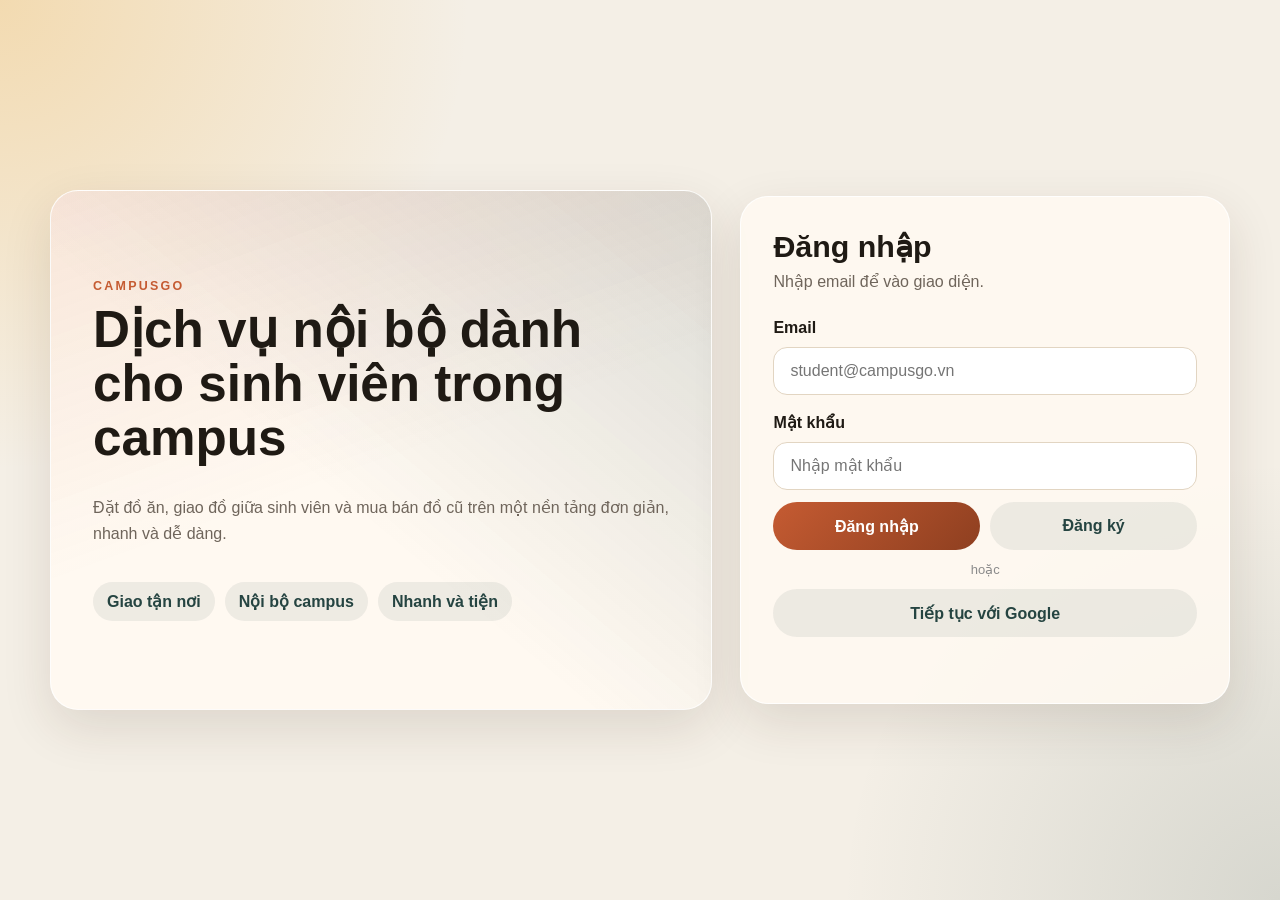
<file: frontend/index.html>
<!DOCTYPE html>
<html lang="vi">
<head>
    <meta charset="UTF-8">
    <meta name="viewport" content="width=device-width, initial-scale=1.0">
    <title>CampusGo</title>
    <link rel="icon" href="./assets/icons/favicon_io/favicon.ico" sizes="any">
    <link rel="icon" type="image/png" sizes="32x32" href="./assets/icons/favicon_io/favicon-32x32.png">
    <link rel="icon" type="image/png" sizes="16x16" href="./assets/icons/favicon_io/favicon-16x16.png">
    <link rel="apple-touch-icon" href="./assets/icons/favicon_io/apple-touch-icon.png">
    <link rel="manifest" href="./assets/icons/favicon_io/site.webmanifest">


    <link rel="stylesheet" href="./css/base.css">
    <link rel="stylesheet" href="./css/layout.css">
    <link rel="stylesheet" href="./css/components.css">
    <link rel="stylesheet" href="./css/pages/auth.css">
    <link rel="stylesheet" href="./css/pages/home.css">
    <link rel="stylesheet" href="./css/pages/food.css">
    <link rel="stylesheet" href="./css/pages/marketplace.css">
</head>
<body>
    <div id="app">
        <section id="login-view" class="page page--active">
            <div class="auth-shell auth-shell--login">
                <div class="auth-hero">
                    <p class="eyebrow">CampusGo</p>
                    <h1>Dịch vụ nội bộ dành cho sinh viên trong campus</h1>
                    <p class="hero-copy">
                        Đặt đồ ăn, giao đồ giữa sinh viên và mua bán đồ cũ trên một nền tảng đơn giản, nhanh và dễ dàng.
                    </p>
                    <div class="hero-badges">
                        <span>Giao tận nơi</span>
                        <span>Nội bộ campus</span>
                        <span>Nhanh và tiện</span>
                    </div>
                </div>

                <div class="auth-card">
                    <h2>Đăng nhập</h2>
                    <p class="auth-subtitle">Nhập email để vào giao diện.</p>

                    <form id="login-form" class="auth-form">
                        <label for="email">Email</label>
                        <input id="email" name="email" type="email" placeholder="student@campusgo.vn" required>

                        <label for="password">Mật khẩu</label>
                        <input id="password" name="password" type="password" placeholder="Nhập mật khẩu" required>

                        <div class="auth-actions">
                            <button type="submit" class="btn btn--primary">Đăng nhập</button>
                            <button id="show-register-btn" type="button" class="btn btn--secondary">Đăng ký</button>
                        </div>
                    </form>

                    <div class="auth-divider"><span>hoặc</span></div>

                    <button id="google-login-btn" type="button" class="btn btn--secondary btn--full">
                        Tiếp tục với Google
                    </button>

                    <p id="login-message" class="form-message"></p>
                </div>
            </div>
        </section>

        <section id="register-view" class="page">
            <div class="auth-shell auth-shell--register">
                <div class="auth-hero auth-hero--compact">
                    <p class="eyebrow">CampusGo</p>
                    <h1>Tạo tài khoản sinh viên</h1>
                    <p class="hero-copy">
                        Đăng ký bằng email để đăng bài mua bán, lưu thông tin giao dịch và sử dụng các dịch vụ nội bộ campus.
                    </p>
                    <div class="hero-badges">
                        <span>Gmail/Google login</span>
                        <span>Voucher người mới</span>
                        <span>Mua bán sinh viên</span>
                    </div>
                </div>

                <div class="auth-card auth-register-card">
                    <button id="back-to-login-btn" class="btn btn--ghost auth-back-btn" type="button">← Quay lại đăng nhập</button>
                    <p class="eyebrow">Tạo tài khoản</p>
                    <h2>Đăng ký bằng email</h2>
                    <p class="auth-subtitle">Dùng email đúng định dạng để tạo mật khẩu, nhận voucher lần đầu và đăng bài trong CampusGo.</p>

                    <form id="register-form" class="auth-form">
                        <label for="register-name">Tên hiển thị</label>
                        <input id="register-name" name="name" type="text" placeholder="Ví dụ: Minh Anh K23" maxlength="80" required>

                        <label for="register-email">Email</label>
                        <input id="register-email" name="email" type="email" placeholder="ban@campusgo.vn" required>

                        <label for="register-password">Mật khẩu</label>
                        <input id="register-password" name="password" type="password" placeholder="Tối thiểu 6 ký tự" minlength="6" required>

                        <label for="register-confirm-password">Nhập lại mật khẩu</label>
                        <input id="register-confirm-password" name="confirmPassword" type="password" placeholder="Nhập lại mật khẩu" minlength="6" required>

                        <button type="submit" class="btn btn--primary btn--full">Tạo tài khoản</button>
                    </form>

                    <p id="register-message" class="form-message"></p>
                </div>
            </div>
        </section>

        <section id="home-view" class="page">
            <header id="navbar-root"></header>

            <main class="home-shell">
                <section class="home-hero">
                    <div>
                        <p class="eyebrow">Trang chủ</p>
                        <h1>Chọn dịch vụ bạn muốn sử dụng</h1>
                        <p class="hero-copy">
                            Bản demo hiện tại tập trung vào 3 luồng chính: giao đồ ăn, giao hộ nội bộ và mua bán đồ cũ.
                        </p>
                    </div>
                    <div class="hero-highlight">
                        <span class="hero-highlight__label">Xin chào</span>
                        <strong id="hero-user-name">Ban</strong>
                        <p>Sẵn sàng trải nghiệm CampusGo trong vai trò sinh viên.</p>
                    </div>
                </section>

                <section class="service-grid" id="service-grid">
                    <article class="service-card" data-service="food">
                        <div class="service-card__icon">01</div>
                        <h3>Giao đồ ăn</h3>
                        <p>Chọn loại món, nhà hàng và đặt giao tận lớp, thư viện hoặc ký túc xá.</p>
                        <button class="btn btn--secondary js-open-food">Khám phá</button>
                    </article>

                    <article class="service-card" data-service="delivery">
                        <div class="service-card__icon">02</div>
                        <h3>Giao hộ nội bộ</h3>
                        <p>Gửi đồ từ người A sang người B trong campus với form đơn giản và thao tác nhanh.</p>
                        <button class="btn btn--secondary">Mở dịch vụ</button>
                    </article>

                    <article class="service-card" data-service="marketplace">
                        <div class="service-card__icon">03</div>
                        <h3>Mua bán đồ cũ</h3>
                        <p>Đăng đồ cần bán, xem thông tin sản phẩm và tạo cảm giác như một khu chợ sinh viên.</p>
                        <button class="btn btn--secondary js-open-marketplace">Xem ngay</button>
                    </article>
                </section>

                <section class="preview-panel">
                    <div class="preview-panel__content">
                        <p class="eyebrow">Preview</p>
                        <h2 id="preview-title">Giao đồ ăn</h2>
                        <p id="preview-description">
                            Ở bước tiếp theo, chúng ta sẽ làm tiếp màn chọn loại món, danh sách nhà hàng và giỏ hàng.
                        </p>
                    </div>
                    <div class="preview-tags" id="preview-tags"></div>
                </section>
            </main>
        </section>

        <!-- FOOD VIEW -->
        <section id="food-view" class="page">
            <header id="food-navbar-root"></header>

            <main class="home-shell">
                <section class="food-header">
                    <div>
                        <p class="eyebrow">Dịch vụ 01</p>
                        <h1>Giao đồ ăn trong campus</h1>
                        <p class="hero-copy">Chọn loại món → nhà hàng → món ăn, sau đó đặt hàng nhanh.</p>
                    </div>
                    <button id="back-home-btn" class="btn btn--ghost">← Về trang chủ</button>
                </section>

                <section class="food-layout">
                    <div class="food-main">
                        <!-- MÀN 1: DANH SÁCH QUÁN -->
                        <section id="restaurant-list-view" class="food-subview">
                            <div class="food-panel">
                                <h3>1) Chọn loại món</h3>
                                <div id="food-categories" class="chip-list"></div>
                            </div>

                            <div class="food-panel">
                                <div class="panel-head">
                                    <h3>2) Danh sách nhà hàng</h3>
                                    <span id="restaurant-count" class="tag">0 quán</span>
                                </div>
                                <div id="food-restaurants" class="restaurant-list"></div>
                            </div>
                        </section>

                        <!-- MÀN 2: CHI TIẾT QUÁN -->
                        <section id="restaurant-detail-view" class="food-subview" style="display:none;">
                            <div class="food-panel">
                                <div class="panel-head">
                                    <h3 id="detail-restaurant-name">Nhà hàng</h3>
                                    <button id="back-to-restaurants-btn" class="btn btn--secondary">← Quay lại danh sách quán</button>
                                </div>

                                <div class="restaurant-hero">
                                    <img id="detail-restaurant-image" src="./assets/images/hqdefault.jpg" alt="Ảnh quán ăn">
                                    <div class="restaurant-hero__info">
                                        <p id="detail-restaurant-rating" class="rating">⭐ 0.0/5</p>
                                        <p id="detail-restaurant-desc" class="restaurant-desc">
                                            Quán ăn nội bộ với thực đơn đa dạng, phục vụ nhanh trong khuôn viên campus.
                                        </p>
                                        <p id="detail-restaurant-address" class="restaurant-address">
                                            📍 Đang cập nhật địa chỉ quán
                                        </p>
                                    </div>
                                </div>
                            </div>

                            <div class="food-panel">
                                <h3>Danh sách món</h3>
                                <div id="food-products" class="product-list"></div>
                            </div>
                        </section>
                    </div>

                    <aside class="food-cart-panel">
                        <div class="food-cart-head">
                            <h3>🛒 Giỏ hàng</h3>
                            <span id="cart-count" class="tag">0 món</span>
                        </div>

                        <div id="cart-items" class="cart-list"></div>

                        <div class="cart-summary">
                            <div class="cart-row">
                                <span>Tổng cộng</span>
                                <strong id="cart-total">0₫</strong>
                            </div>
                            <button id="checkout-btn" class="btn btn--primary btn--full">Đặt hàng</button>
                            <p id="checkout-message" class="form-message"></p>
                        </div>
                    </aside>
                </section>
            </main>
        </section>

        <!-- MARKETPLACE VIEW -->
        <section id="marketplace-view" class="page">
            <header id="marketplace-navbar-root"></header>

            <main class="home-shell marketplace-shell">
                <section class="marketplace-header">
                    <div>
                        <p class="eyebrow">Dịch vụ 03</p>
                        <h1>Mua bán đồ cũ trong campus</h1>
                        <p class="hero-copy">Đăng món đồ cần bán, tìm nhanh vật dụng sinh viên và liên hệ trực tiếp với người bán.</p>
                    </div>
                    <div class="marketplace-header__actions">
                        <button id="back-to-home-btn" class="btn btn--ghost" type="button">← Về trang chủ</button>
                        <button id="open-create-item-btn" class="btn btn--primary" type="button">+ Đăng bán</button>
                    </div>
                </section>

                <section class="marketplace-toolbar">
                    <input id="marketplace-search" type="search" placeholder="Tìm sách, đồ dùng, số điện thoại...">
                    <select id="marketplace-status-filter" aria-label="Lọc trạng thái sản phẩm">
                        <option value="ALL">Tất cả trạng thái</option>
                        <option value="AVAILABLE">Còn bán</option>
                        <option value="SOLD">Đã bán</option>
                    </select>
                    <button id="marketplace-mine-btn" class="btn btn--secondary" type="button">Bài của tôi</button>
                    <span id="marketplace-count" class="tag">0 sản phẩm</span>
                </section>

                <section id="marketplace-list" class="marketplace-list"></section>
            </main>
        </section>

        <!-- MARKETPLACE DETAIL VIEW -->
        <section id="marketplace-detail-view" class="page">
            <header id="marketplace-detail-navbar-root"></header>

            <main class="home-shell marketplace-shell">
                <section class="marketplace-header">
                    <div>
                        <p class="eyebrow">Chi tiết sản phẩm</p>
                        <h1>Thông tin món đồ</h1>
                    </div>
                    <button id="back-to-marketplace-btn" class="btn btn--ghost" type="button">← Quay lại danh sách</button>
                </section>

                <div id="marketplace-item-detail" class="item-detail"></div>
            </main>
        </section>

        <!-- MARKETPLACE CREATE ITEM VIEW -->
        <section id="marketplace-create-view" class="page">
            <header id="marketplace-create-navbar-root"></header>

            <main class="home-shell marketplace-shell">
                <section class="marketplace-header">
                    <div>
                        <p class="eyebrow">Đăng bán</p>
                        <h1>Thêm sản phẩm mới</h1>
                    </div>
                    <button id="back-to-marketplace-btn-3" class="btn btn--ghost" type="button">← Quay lại danh sách</button>
                </section>

                <form id="create-item-form" class="mp-create-form">
                    <label>Tiêu đề <input name="title" required maxlength="100" placeholder="Ví dụ: Giáo trình Java, ghế học bài..."></label>
                    <label>Mô tả <textarea name="description" rows="4" maxlength="2000" placeholder="Tình trạng, khu vực nhận hàng, ghi chú thêm..."></textarea></label>
                    <label>Giá <input name="price" required type="number" min="0" step="1000" placeholder="50000"></label>
                    <label>URL ảnh <input name="imageUrl" placeholder="https://..." type="url"></label>
                    <label>Số điện thoại <input name="phone" required maxlength="20" placeholder="09xxxxxxxx"></label>
                    <button class="btn btn--primary" type="submit">Đăng bán</button>
                    <p id="create-item-message" class="form-message"></p>
                </form>
            </main>
        </section>
    </div>

    <div id="dynamic-views"></div>
    <script type="module" src="./js/main.js"></script>
</body>
</html>
</file>
<file: frontend/css/base.css>
:root {
    --bg: #f4efe6;
    --surface: #fffaf2;
    --surface-strong: #ffffff;
    --text: #1f1a14;
    --muted: #6f655b;
    --line: #e2d5c2;
    --primary: #c55b32;
    --primary-dark: #8e3f20;
    --secondary: #254441;
    --accent: #f0b44d;
    --shadow: 0 18px 50px rgba(58, 35, 18, 0.12);
    --radius-lg: 28px;
    --radius-md: 18px;
    --radius-sm: 12px;
}

* {
    box-sizing: border-box;
}

html {
    scroll-behavior: smooth;
}

body {
    margin: 0;
    min-height: 100vh;
    font-family: "Segoe UI", Tahoma, Geneva, Verdana, sans-serif;
    color: var(--text);
    background:
        radial-gradient(circle at top left, rgba(240, 180, 77, 0.35), transparent 30%),
        radial-gradient(circle at bottom right, rgba(37, 68, 65, 0.14), transparent 28%),
        var(--bg);
}

button,
input {
    font: inherit;
}

button {
    cursor: pointer;
}

.page {
    display: none;
}

.page--active {
    display: block;
}

.eyebrow {
    margin: 0 0 10px;
    font-size: 0.78rem;
    font-weight: 700;
    letter-spacing: 0.18em;
    text-transform: uppercase;
    color: var(--primary);
}

.hero-copy {
    color: var(--muted);
    line-height: 1.65;
}
</file>
<file: frontend/css/layout.css>
#app {
    min-height: 100vh;
}

.auth-shell,
.home-shell {
    width: min(1180px, calc(100% - 32px));
    margin: 0 auto;
}

.auth-shell {
    min-height: 100vh;
    display: grid;
    grid-template-columns: 1.15fr 0.85fr;
    gap: 28px;
    align-items: center;
    padding: 32px 0;
}

.home-shell {
    padding: 32px 0 48px;
}

.service-grid {
    display: grid;
    grid-template-columns: repeat(3, minmax(0, 1fr));
    gap: 20px;
    margin-top: 28px;
}

@media (max-width: 960px) {
    .auth-shell {
        grid-template-columns: 1fr;
        padding: 24px 0 40px;
    }

    .service-grid {
        grid-template-columns: 1fr;
    }
}
</file>
<file: frontend/css/components.css>
.btn {
    border: none;
    border-radius: 999px;
    padding: 14px 22px;
    font-weight: 700;
    transition: transform 0.2s ease, opacity 0.2s ease, background 0.2s ease;
}

.btn:hover {
    transform: translateY(-1px);
}

.btn--primary {
    color: #fff;
    background: linear-gradient(135deg, var(--primary), var(--primary-dark));
}

.btn--secondary {
    color: var(--secondary);
    background: rgba(37, 68, 65, 0.08);
}

.btn--ghost {
    color: var(--text);
    background: rgba(197, 91, 50, 0.08);
}

.btn--full {
    width: 100%;
}

.navbar {
    width: min(1180px, calc(100% - 32px));
    margin: 18px auto 0;
    padding: 18px 22px;
    display: flex;
    justify-content: space-between;
    align-items: center;
    border: 1px solid rgba(255, 255, 255, 0.6);
    border-radius: 24px;
    background: rgba(255, 250, 242, 0.78);
    backdrop-filter: blur(12px);
    box-shadow: var(--shadow);
    position: relative;
    z-index: 200;
}

.navbar__brand strong {
    display: block;
    font-size: 1.05rem;
}

.navbar__brand span,
.navbar__user span {
    color: var(--muted);
    font-size: 0.92rem;
}

.navbar__user {
    display: flex;
    align-items: center;
    gap: 10px;
}

.notification-popover-wrap {
    position: relative;
    z-index: 225;
}

.notification-btn {
    width: 44px;
    height: 44px;
    border: 1px solid var(--line);
    border-radius: 50%;
    background: #fffaf2;
    color: var(--secondary);
    font-weight: 900;
    box-shadow: 0 8px 18px rgba(31, 26, 20, 0.09);
    display: grid;
    place-items: center;
}

.notification-btn__icon {
    width: 21px;
    height: 21px;
    fill: none;
    stroke: currentColor;
    stroke-width: 2.2;
    stroke-linecap: round;
    stroke-linejoin: round;
}

.notification-btn.has-unread {
    border-color: rgba(197, 91, 50, 0.34);
    background: rgba(197, 91, 50, 0.1);
    color: var(--primary-dark);
}

.notification-btn.has-unread::after {
    content: "";
    position: absolute;
    top: 7px;
    right: 7px;
    width: 9px;
    height: 9px;
    border-radius: 50%;
    background: var(--primary);
    box-shadow: 0 0 0 3px rgba(255, 250, 242, 0.95);
}

.notification-popover {
    position: absolute;
    top: calc(100% + 10px);
    right: -64px;
    width: min(360px, calc(100vw - 32px));
    max-height: min(420px, calc(100vh - 96px));
    padding: 14px;
    border-radius: 20px;
    border: 1px solid rgba(255, 255, 255, 0.86);
    background:
        linear-gradient(180deg, rgba(255, 255, 255, 0.97), rgba(255, 250, 242, 0.98));
    box-shadow: 0 24px 70px rgba(58, 35, 18, 0.18);
    z-index: 9999;
    overflow: hidden;
}

.notification-popover__title {
    margin: 0 0 10px;
    color: var(--primary);
    font-size: 0.78rem;
    font-weight: 900;
    letter-spacing: 0.12em;
    text-transform: uppercase;
}

.notification-item {
    width: 100%;
    padding: 14px;
    border: 1px solid rgba(226, 213, 194, 0.78);
    border-radius: 16px;
    background: rgba(255, 255, 255, 0.72);
    color: var(--text);
    text-align: left;
    display: grid;
    grid-template-columns: auto 1fr;
    gap: 10px;
}

.notification-list {
    display: grid;
    gap: 10px;
    max-height: min(344px, calc(100vh - 156px));
    overflow-y: auto;
    overscroll-behavior: contain;
    padding-right: 4px;
    scrollbar-width: thin;
    scrollbar-color: rgba(197, 91, 50, 0.42) rgba(226, 213, 194, 0.28);
}

.notification-list::-webkit-scrollbar {
    width: 7px;
}

.notification-list::-webkit-scrollbar-track {
    border-radius: 999px;
    background: rgba(226, 213, 194, 0.28);
}

.notification-list::-webkit-scrollbar-thumb {
    border-radius: 999px;
    background: rgba(197, 91, 50, 0.42);
}

.notification-item.is-unread {
    border-color: rgba(197, 91, 50, 0.24);
    background: rgba(197, 91, 50, 0.07);
}

.notification-item.is-read {
    opacity: 0.72;
}

.notification-item--empty {
    display: block;
}

.notification-item__dot {
    width: 9px;
    height: 9px;
    margin-top: 5px;
    border-radius: 50%;
    background: transparent;
}

.notification-item.is-unread .notification-item__dot {
    background: var(--primary);
}

.notification-item strong {
    display: block;
    margin-bottom: 6px;
}

.notification-item p {
    margin: 0;
    color: var(--muted);
    line-height: 1.55;
    overflow-wrap: anywhere;
}

.notification-item small {
    display: block;
    margin-top: 8px;
    color: var(--primary-dark);
    font-size: 0.78rem;
    font-weight: 800;
}

.profile-popover-wrap {
    position: relative;
    z-index: 230;
}

.profile-avatar-btn {
    width: 44px;
    height: 44px;
    flex: 0 0 44px;
    border: 1px solid var(--line);
    border-radius: 50%;
    background: #fff url("/frontend/assets/images/default-profile.svg") center / cover no-repeat;
    background-size: cover;
    background-position: center;
    cursor: pointer;
    box-shadow: 0 8px 18px rgba(31, 26, 20, 0.1);
}

.profile-avatar-btn span {
    display: none;
}

.profile-popover {
    position: absolute;
    top: calc(100% + 10px);
    right: -130px;
    width: min(540px, calc(100vw - 32px));
    max-height: min(720px, calc(100vh - 110px));
    overflow: auto;
    padding: 18px;
    border-radius: 28px;
    border: 1px solid rgba(255, 255, 255, 0.86);
    background:
        linear-gradient(180deg, rgba(255, 255, 255, 0.96), rgba(255, 250, 242, 0.98));
    box-shadow: 0 24px 70px rgba(58, 35, 18, 0.18);
    z-index: 9999;
}

.profile-popover__head {
    display: flex;
    align-items: center;
    gap: 14px;
    margin-bottom: 18px;
    padding: 4px 2px 14px;
    border-bottom: 1px solid rgba(226, 213, 194, 0.48);
}

.profile-avatar-preview {
    width: 72px;
    height: 72px;
    border-radius: 50%;
    display: grid;
    place-items: center;
    overflow: hidden;
    background: #fff;
    border: 3px solid #fff;
    box-shadow: 0 12px 26px rgba(31, 26, 20, 0.12);
}

.profile-avatar-preview img {
    width: 100%;
    height: 100%;
    object-fit: cover;
}

.profile-title {
    margin: 0;
    font-weight: 900;
    font-size: 1.18rem;
    letter-spacing: 0;
}

.profile-subtitle {
    margin: 4px 0 0;
    color: var(--muted);
    font-size: 0.92rem;
}

.profile-view__identity {
    min-width: 0;
}

.profile-form {
    display: grid;
    grid-template-columns: repeat(2, minmax(0, 1fr));
    column-gap: 16px;
    row-gap: 14px;
}

.profile-form label {
    display: grid;
    gap: 4px;
    color: var(--muted);
    font-size: 0.8rem;
    font-weight: 800;
}

.profile-form input,
.profile-form select,
.profile-form textarea {
    width: 100%;
    border: none;
    border-bottom: 1px solid rgba(111, 101, 91, 0.26);
    border-radius: 0;
    background: transparent;
    color: var(--text);
    padding: 8px 0 10px;
    font: inherit;
    outline: none;
}

.profile-form textarea {
    resize: vertical;
    min-height: 72px;
    line-height: 1.5;
}

.profile-form input:focus,
.profile-form select:focus,
.profile-form textarea:focus {
    border-color: var(--primary);
    box-shadow: 0 1px 0 var(--primary);
}

.profile-field-wide,
.profile-save-btn,
.profile-save-message {
    grid-column: 1 / -1;
}

.profile-avatar-field input[type="file"] {
    padding: 10px 0;
    border-bottom-style: dashed;
}

.profile-save-message {
    margin: 0;
    color: var(--primary-dark);
    font-size: 0.88rem;
    font-weight: 800;
}

.profile-save-btn {
    min-height: 48px;
    margin-top: 4px;
    border-radius: 16px;
    box-shadow: 0 14px 24px rgba(197, 91, 50, 0.18);
}

.profile-view {
    display: grid;
    gap: 18px;
}

.profile-password-card {
    padding: 16px;
    border: 1px solid rgba(226, 213, 194, 0.78);
    border-radius: 18px;
    background:
        linear-gradient(145deg, rgba(255, 255, 255, 0.88), rgba(255, 250, 242, 0.86));
    display: grid;
    gap: 14px;
}

.profile-password-card.is-needed {
    border-color: rgba(197, 91, 50, 0.28);
    background:
        linear-gradient(145deg, rgba(197, 91, 50, 0.1), rgba(255, 250, 242, 0.9));
}

.profile-password-card__eyebrow {
    margin: 0 0 4px;
    color: var(--primary);
    font-size: 0.76rem;
    font-weight: 900;
    letter-spacing: 0.12em;
    text-transform: uppercase;
}

.profile-password-card h3 {
    margin: 0 0 6px;
    font-size: 1.05rem;
}

.profile-password-card p {
    margin: 0;
    color: var(--muted);
    line-height: 1.5;
}

.profile-password-open-btn {
    min-height: 46px;
}

.profile-password-page {
    display: grid;
    gap: 14px;
}

.profile-password-page h3 {
    margin: 0;
    font-size: 1.35rem;
}

.profile-password-page__copy {
    margin: -6px 0 0;
    color: var(--muted);
    line-height: 1.55;
}

.profile-password-back-btn {
    width: max-content;
}

.profile-password-form {
    display: grid;
    grid-template-columns: repeat(2, minmax(0, 1fr));
    gap: 12px;
}

.profile-password-form--page {
    padding: 16px;
    border: 1px solid rgba(226, 213, 194, 0.86);
    border-radius: 18px;
    background: rgba(255, 255, 255, 0.76);
}

.profile-password-form label {
    display: grid;
    gap: 5px;
    color: var(--muted);
    font-size: 0.8rem;
    font-weight: 800;
}

.profile-password-form input {
    width: 100%;
    border: 1px solid rgba(111, 101, 91, 0.22);
    border-radius: 12px;
    background: #fff;
    color: var(--text);
    padding: 11px 12px;
    outline: none;
}

.profile-password-form input:focus {
    border-color: var(--primary);
    box-shadow: 0 0 0 3px rgba(197, 91, 50, 0.12);
}

.profile-password-save-btn,
#profile-password-message {
    grid-column: 1 / -1;
}

.profile-view__hero {
    display: flex;
    align-items: center;
    gap: 16px;
    padding: 4px 2px 16px;
    border-bottom: 1px solid rgba(226, 213, 194, 0.55);
}

.profile-avatar-ring {
    width: 84px;
    height: 84px;
    flex: 0 0 84px;
    border-radius: 50%;
    padding: 4px;
    background: linear-gradient(135deg, rgba(197, 91, 50, 0.92), rgba(240, 180, 77, 0.72));
    box-shadow: 0 16px 32px rgba(197, 91, 50, 0.18);
}

.profile-avatar-ring img {
    width: 100%;
    height: 100%;
    border-radius: 50%;
    object-fit: cover;
    border: 3px solid #fff;
    background: #fff;
}

.profile-view__grid {
    display: grid;
    grid-template-columns: repeat(2, minmax(0, 1fr));
    column-gap: 18px;
    row-gap: 12px;
}

.profile-detail {
    min-width: 0;
    border-bottom: 1px solid rgba(111, 101, 91, 0.16);
    padding: 0 0 10px;
}

.profile-detail span {
    display: block;
    color: var(--muted);
    font-size: 0.78rem;
    font-weight: 800;
    margin-bottom: 4px;
}

.profile-detail strong {
    display: block;
    overflow-wrap: anywhere;
    font-size: 0.98rem;
}

.profile-note-list {
    display: flex;
    flex-wrap: wrap;
    gap: 8px;
}

.profile-note-list span {
    border-radius: 999px;
    background: #eef4f1;
    color: var(--secondary);
    padding: 7px 10px;
    font-size: 0.86rem;
    font-weight: 800;
}

.profile-edit-btn {
    min-height: 48px;
    margin-top: 2px;
    border-radius: 16px;
    box-shadow: 0 14px 24px rgba(197, 91, 50, 0.18);
}

@media (max-width: 720px) {
    .navbar {
        align-items: flex-start;
        gap: 14px;
    }

    .navbar__user {
        flex-wrap: wrap;
        justify-content: flex-end;
    }

    .profile-popover {
        right: -90px;
    }

    .profile-form {
        grid-template-columns: 1fr;
    }

    .profile-password-form {
        grid-template-columns: 1fr;
    }

    .profile-view__grid {
        grid-template-columns: 1fr;
    }

    .profile-popover__head,
    .profile-view__hero {
        align-items: flex-start;
    }

    .profile-avatar-preview,
    .profile-avatar-ring {
        width: 68px;
        height: 68px;
        flex-basis: 68px;
    }
}

.tag {
    padding: 8px 12px;
    border-radius: 999px;
    background: rgba(197, 91, 50, 0.1);
    color: var(--primary-dark);
    font-size: 0.92rem;
    font-weight: 600;
}

.toast-root {
    position: fixed;
    z-index: 10000;
    display: grid;
    gap: 10px;
    width: min(360px, calc(100vw - 32px));
    pointer-events: none;
}

.toast-root--top-right {
    top: 18px;
    right: 18px;
}

.toast-root--bottom {
    left: 50%;
    bottom: 18px;
    transform: translateX(-50%);
}

.app-toast {
    pointer-events: auto;
    display: grid;
    grid-template-columns: auto minmax(0, 1fr) auto;
    gap: 12px;
    align-items: start;
    padding: 14px;
    border: 1px solid rgba(255, 255, 255, 0.86);
    border-radius: 18px;
    background:
        linear-gradient(180deg, rgba(255, 255, 255, 0.98), rgba(255, 250, 242, 0.98));
    box-shadow: 0 24px 70px rgba(58, 35, 18, 0.18);
    animation: app-toast-in 0.18s ease-out;
}

.app-toast.is-leaving {
    animation: app-toast-out 0.18s ease-in forwards;
}

.app-toast__mark {
    width: 10px;
    height: 10px;
    margin-top: 5px;
    border-radius: 50%;
    background: var(--secondary);
    box-shadow: 0 0 0 5px rgba(37, 68, 65, 0.1);
}

.app-toast__content {
    min-width: 0;
}

.app-toast__content strong {
    display: block;
    color: var(--text);
    font-size: 0.96rem;
    line-height: 1.3;
}

.app-toast__content p {
    margin: 4px 0 0;
    color: var(--muted);
    line-height: 1.45;
    font-size: 0.88rem;
}

.app-toast__close {
    width: 26px;
    height: 26px;
    border: 1px solid rgba(226, 213, 194, 0.82);
    border-radius: 9px;
    background: #fff;
    color: var(--muted);
    font: inherit;
    font-size: 0.82rem;
    font-weight: 900;
}

@keyframes app-toast-in {
    from {
        opacity: 0;
        transform: translateY(-8px) scale(0.98);
    }

    to {
        opacity: 1;
        transform: translateY(0) scale(1);
    }
}

@keyframes app-toast-out {
    to {
        opacity: 0;
        transform: translateY(-6px) scale(0.98);
    }
}

.address-popover-wrap {
    position: relative;
    z-index: 220;
}

.address-toggle-btn {
    padding: 0 16px;
}

.nav-action-btn {
    min-height: 44px;
    display: inline-flex;
    align-items: center;
    justify-content: center;
    white-space: nowrap;
    box-shadow: 0 8px 18px rgba(31, 26, 20, 0.07);
}

#logout-btn.nav-action-btn {
    padding: 0 19px;
}

.address-popover {
    position: absolute;
    top: calc(100% + 8px);
    right: 0;
    width: 320px;
    padding: 12px;
    border-radius: 14px;
    border: 1px solid var(--line);
    background: #fffaf2;
    box-shadow: var(--shadow);
    z-index: 9999;
}

.address-popover__title {
    margin: 0 0 8px;
    font-weight: 700;
}

.address-popover label {
    display: block;
    margin-bottom: 6px;
    font-weight: 700;
    font-size: 0.9rem;
}

.address-popover input {
    width: 100%;
    padding: 10px 12px;
    border-radius: 10px;
    border: 1px solid var(--line);
    outline: none;
    background: #fff;
}

.address-list-nav {
    margin-top: 6px;
    margin-bottom: 8px;
    display: grid;
    gap: 6px;
    max-height: 160px;
    overflow: auto;
}

.address-add-row {
    margin-top: 8px;
    display: grid;
    grid-template-columns: 1fr auto;
    gap: 6px;
}

.address-item {
    display: grid;
    grid-template-columns: 1fr auto;
    align-items: center;
    gap: 8px;
    padding: 6px 8px;
    border: 1px solid var(--line);
    border-radius: 10px;
    background: #fff;
}

.address-item span {
    white-space: nowrap;
    overflow: hidden;
    text-overflow: ellipsis;
}

.address-empty {
    margin: 0;
    color: var(--muted);
    font-size: 0.9rem;
}

.default-address-row {
    display: grid;
    grid-template-columns: 1fr auto;
    gap: 6px;
    align-items: center;
}

#default-address-nav.is-readonly {
    background: #f7f1e8;
    color: #6f655b;
}

.sub-label {
    display: block;
    margin: 10px 0 6px;
    font-weight: 700;
    font-size: 0.9rem;
}

.extra-edit-row {
    display: grid;
    grid-template-columns: 1fr auto auto auto;
    gap: 6px;
    align-items: center;
}

.extra-address-input {
    width: 100%;
    padding: 10px 12px;
    border-radius: 10px;
    border: 1px solid var(--line);
    outline: none;
    background: #fff;
}

.extra-address-input.is-readonly {
    background: #f7f1e8;
    color: #6f655b;
}
</file>
<file: frontend/css/pages/auth.css>
.auth-hero,
.auth-card,
.preview-panel,
.service-card,
.home-hero,
.hero-highlight {
    border-radius: var(--radius-lg);
    background: rgba(255, 250, 242, 0.86);
    border: 1px solid rgba(255, 255, 255, 0.85);
    box-shadow: var(--shadow);
}

.auth-hero {
    padding: 42px;
    min-height: 520px;
    display: flex;
    flex-direction: column;
    justify-content: center;
    background:
        linear-gradient(160deg, rgba(197, 91, 50, 0.12), transparent 52%),
        linear-gradient(220deg, rgba(37, 68, 65, 0.16), transparent 58%),
        rgba(255, 250, 242, 0.92);
}

.auth-hero--compact {
    min-height: 460px;
}

.auth-hero h1 {
    margin: 0 0 14px;
    font-size: clamp(2.2rem, 4vw, 4rem);
    line-height: 1.05;
}

.hero-badges {
    display: flex;
    flex-wrap: wrap;
    gap: 10px;
    margin-top: 18px;
}

.hero-badges span {
    padding: 10px 14px;
    border-radius: 999px;
    background: rgba(37, 68, 65, 0.08);
    color: var(--secondary);
    font-weight: 600;
}

.auth-shell--register {
    grid-template-columns: 0.9fr minmax(360px, 0.7fr);
}

.auth-card {
    padding: 32px;
}

.auth-card h2 {
    margin: 0 0 8px;
    font-size: 1.9rem;
}

.auth-register-card {
    padding: 30px;
}

.auth-back-btn {
    margin-bottom: 18px;
}

.auth-subtitle {
    margin: 0 0 20px;
    color: var(--muted);
}

.auth-form {
    display: grid;
    gap: 10px;
}

.auth-form label {
    font-weight: 700;
    margin-top: 8px;
}

.auth-form input {
    width: 100%;
    padding: 14px 16px;
    border-radius: 14px;
    border: 1px solid var(--line);
    background: #fff;
    outline: none;
}

.auth-form input:focus {
    border-color: var(--primary);
    box-shadow: 0 0 0 4px rgba(197, 91, 50, 0.12);
}

.auth-actions {
    display: grid;
    grid-template-columns: repeat(2, minmax(0, 1fr));
    gap: 10px;
    margin-top: 2px;
}

.auth-actions .btn,
#google-login-btn {
    min-height: 48px;
    display: inline-flex;
    align-items: center;
    justify-content: center;
}

.form-message {
    min-height: 22px;
    margin: 12px 0 0;
    color: var(--primary-dark);
    font-weight: 600;
}

.auth-divider {
    margin: 12px 0;
    text-align: center;
    color: #8b8b8b;
    font-size: 13px;
}

.auth-divider span {
    position: relative;
    padding: 0 10px;
}

@media (max-width: 560px) {
    .auth-actions {
        grid-template-columns: 1fr;
    }
}

@media (max-width: 960px) {
    .auth-shell--register {
        grid-template-columns: 1fr;
    }
}
</file>
<file: frontend/css/pages/home.css>
.home-hero {
    padding: 30px;
    display: grid;
    grid-template-columns: 1.3fr 0.7fr;
    gap: 20px;
    align-items: center;
}

.home-hero h1 {
    margin: 0 0 12px;
    font-size: clamp(2rem, 3vw, 3rem);
}

.hero-highlight {
    padding: 24px;
    background:
        linear-gradient(145deg, rgba(240, 180, 77, 0.32), rgba(255, 255, 255, 0.7)),
        #fff;
}

.hero-highlight__label {
    display: inline-block;
    margin-bottom: 8px;
    color: var(--muted);
    font-weight: 700;
}

.hero-highlight strong {
    display: block;
    font-size: 1.6rem;
    margin-bottom: 8px;
}

.service-card {
    padding: 24px;
    transition: transform 0.22s ease, box-shadow 0.22s ease, border-color 0.22s ease;
}

.service-card:hover,
.service-card.is-active {
    transform: translateY(-4px);
    border-color: rgba(197, 91, 50, 0.38);
    box-shadow: 0 22px 44px rgba(58, 35, 18, 0.14);
}

.service-card__icon {
    width: 54px;
    height: 54px;
    display: grid;
    place-items: center;
    border-radius: 18px;
    background: linear-gradient(135deg, var(--secondary), #3c6d68);
    color: #fff;
    font-weight: 800;
    margin-bottom: 18px;
}

.service-card h3 {
    margin: 0 0 10px;
    font-size: 1.4rem;
}

.service-card p {
    min-height: 88px;
    margin: 0 0 18px;
    color: var(--muted);
    line-height: 1.65;
}

.preview-panel {
    margin-top: 28px;
    padding: 28px;
    display: flex;
    justify-content: space-between;
    gap: 20px;
    align-items: center;
}

.preview-panel__content h2 {
    margin: 0 0 10px;
}

.preview-panel__content p:last-child {
    margin: 0;
    color: var(--muted);
    line-height: 1.7;
}

.preview-tags {
    display: flex;
    flex-wrap: wrap;
    gap: 10px;
    justify-content: flex-end;
}

@media (max-width: 960px) {
    .home-hero,
    .preview-panel {
        grid-template-columns: 1fr;
        display: grid;
    }

    .preview-tags {
        justify-content: flex-start;
    }
}
</file>
<file: frontend/css/pages/food.css>
.food-header {
    margin-top: 24px;
    padding: 28px 30px;
    border-radius: var(--radius-lg);
    background: rgba(255, 250, 242, 0.86);
    border: 1px solid rgba(255, 255, 255, 0.85);
    box-shadow: var(--shadow);
    display: flex;
    justify-content: space-between;
    gap: 24px;
    align-items: center;
}

.food-header h1 {
    margin: 0 0 10px;
    font-size: clamp(2rem, 4vw, 3rem);
    line-height: 1.05;
    letter-spacing: 0;
}

.food-header .hero-copy {
    max-width: 640px;
    margin: 0;
}

.food-layout {
    margin-top: 28px;
    display: grid;
    grid-template-columns: 1.5fr 0.8fr;
    gap: 24px;
    align-items: start;
}

.food-main {
    display: grid;
    gap: 24px;
}

.food-subview {
    display: grid;
    gap: 24px;
}

.food-panel,
.food-cart-panel {
    border-radius: var(--radius-lg);
    background: rgba(255, 250, 242, 0.9);
    border: 1px solid rgba(255, 255, 255, 0.85);
    box-shadow: var(--shadow);
    padding: 20px;
}

.panel-head {
    display: flex;
    justify-content: space-between;
    gap: 16px;
    align-items: center;
    margin-bottom: 16px;
}

.food-panel h3,
.food-cart-panel h3 {
    margin: 0;
    font-size: 1.08rem;
    line-height: 1.2;
    letter-spacing: 0;
}

.chip-list {
    display: flex;
    flex-wrap: wrap;
    gap: 10px;
}

.chip-btn {
    border: 1px solid var(--line);
    background: #fff;
    color: var(--text);
    border-radius: 999px;
    padding: 10px 14px;
    font-weight: 700;
}

.chip-btn.is-active {
    color: #fff;
    border-color: var(--primary);
    background: linear-gradient(135deg, var(--primary), var(--primary-dark));
}

.food-tools {
    margin-top: 14px;
    display: grid;
    grid-template-columns: minmax(220px, 1fr) minmax(150px, 0.4fr);
    gap: 12px;
}

.food-tools label,
.checkout-options label {
    display: grid;
    gap: 7px;
    color: var(--muted);
    font-size: 0.9rem;
    font-weight: 700;
}

.food-tools input,
.food-tools select,
.checkout-options select,
.checkout-options textarea {
    width: 100%;
    border: 1px solid var(--line);
    border-radius: 12px;
    background: #fff;
    color: var(--text);
    padding: 11px 12px;
    font: inherit;
    outline: none;
}

.food-tools input:focus,
.food-tools select:focus,
.checkout-options select:focus,
.checkout-options textarea:focus {
    border-color: var(--primary);
    box-shadow: 0 0 0 3px rgba(197, 91, 50, 0.12);
}

.food-quick-stats {
    margin-top: 12px;
    display: flex;
    flex-wrap: wrap;
    gap: 8px;
}

.food-quick-stats span,
.food-mini-badge {
    border-radius: 999px;
    background: #eef4f1;
    color: var(--secondary);
    padding: 6px 9px;
    font-size: 0.82rem;
    font-weight: 800;
}

.food-mini-badge.is-closed {
    background: #f6e7df;
    color: var(--primary-dark);
}

.restaurant-list,
.product-list,
.cart-list {
    display: grid;
    gap: 14px;
}

.restaurant-card,
.product-card,
.cart-item {
    border: 1px solid var(--line);
    border-radius: var(--radius-md);
    background: #fff;
    padding: 12px;
}

.restaurant-card {
    display: flex;
    justify-content: space-between;
    gap: 12px;
    align-items: center;
    transition: transform 0.14s ease, border-color 0.14s ease, box-shadow 0.14s ease;
}

.restaurant-card:hover {
    transform: translateY(-2px);
    border-color: rgba(20, 80, 73, 0.22);
    box-shadow: 0 14px 28px rgba(31, 26, 20, 0.08);
}

.restaurant-main {
    display: flex;
    gap: 12px;
    align-items: center;
    min-width: 0;
}

.restaurant-logo {
    width: 44px;
    height: 44px;
    border-radius: 12px;
    display: grid;
    place-items: center;
    font-weight: 800;
    color: #fff;
    background: linear-gradient(135deg, var(--secondary), #3c6d68);
}

.restaurant-name {
    margin: 0;
    font-weight: 700;
}

.restaurant-title-row,
.product-card__head {
    display: flex;
    align-items: center;
    gap: 8px;
    min-width: 0;
}

.restaurant-title-row .restaurant-name,
.product-card__head h4 {
    min-width: 0;
    overflow: hidden;
    text-overflow: ellipsis;
    white-space: nowrap;
}

.restaurant-metrics {
    display: flex;
    flex-wrap: wrap;
    gap: 7px;
    color: var(--muted);
    font-size: 0.88rem;
}

.restaurant-metrics span {
    border-radius: 999px;
    background: #f6f1e9;
    padding: 5px 8px;
}

.rating {
    color: var(--muted);
    font-size: 0.95rem;
    margin: 4px 0 0;
}

.product-card {
    display: grid;
    grid-template-columns: auto 1fr auto;
    gap: 10px;
    align-items: center;
}

.product-card.is-unavailable {
    background: #fffaf6;
}

.product-card.is-unavailable .product-card__image {
    filter: grayscale(0.35);
    opacity: 0.76;
}

.product-card .btn:disabled {
    cursor: not-allowed;
    opacity: 0.62;
}

.product-card__image {
    width: 58px;
    height: 58px;
    border-radius: 12px;
    object-fit: cover;
    border: 1px solid var(--line);
    background: #f3eee5;
}

.product-card__image-btn {
    width: 58px;
    height: 58px;
    border: 0;
    padding: 0;
    border-radius: 12px;
    background: transparent;
    cursor: zoom-in;
}

.product-card__image-btn:focus-visible {
    outline: 3px solid rgba(197, 91, 50, 0.24);
    outline-offset: 2px;
}

.product-card__info {
    min-width: 0;
}

.product-card h4 {
    margin: 0 0 6px;
}

.product-card__head h4 {
    margin: 0;
}

.product-card p {
    margin: 0;
    color: var(--muted);
}

.product-card__desc {
    margin-top: 4px;
    overflow: hidden;
    display: -webkit-box;
    -webkit-line-clamp: 2;
    -webkit-box-orient: vertical;
}

.product-card__meta {
    margin-top: 6px;
    font-size: 0.88rem;
    display: flex;
    flex-wrap: wrap;
    gap: 6px;
}

.product-card__meta span {
    border-radius: 999px;
    background: #f6f1e9;
    color: var(--muted);
    padding: 5px 8px;
    font-weight: 700;
}

.price {
    font-weight: 800;
    color: var(--primary-dark);
}

.cart-item {
    display: grid;
    grid-template-columns: 1fr auto;
    gap: 8px;
    align-items: center;
}

.cart-empty-state {
    border: 1px dashed rgba(226, 213, 194, 0.9);
    border-radius: 16px;
    background: rgba(255, 255, 255, 0.72);
    padding: 16px;
    display: grid;
    gap: 8px;
}

.cart-empty-state strong {
    color: var(--text);
    font-size: 0.98rem;
}

.cart-empty-state p {
    margin: 0;
    color: var(--muted);
    line-height: 1.45;
    font-size: 0.9rem;
}

.cart-empty-state .btn {
    width: max-content;
    min-height: 38px;
    padding: 9px 13px;
    margin-top: 2px;
}

.cart-item__name {
    margin: 0;
    font-weight: 700;
}

.cart-item__meta {
    margin: 0;
    color: var(--muted);
    font-size: 0.92rem;
}

.cart-item__actions {
    display: flex;
    align-items: center;
    gap: 8px;
}

.qty-pill {
    min-width: 26px;
    text-align: center;
    font-weight: 800;
}

.icon-btn {
    border: 1px solid var(--line);
    background: #fff;
    border-radius: 10px;
    width: 30px;
    height: 30px;
    font-weight: 800;
}

.food-cart-head,
.cart-row {
    display: flex;
    justify-content: space-between;
    align-items: center;
}

.cart-summary {
    margin-top: 18px;
    border-top: 1px dashed var(--line);
    padding-top: 18px;
    display: grid;
    gap: 14px;
}

.cart-row--muted {
    color: var(--muted);
    font-size: 0.94rem;
}

.cart-row--grand {
    padding: 12px;
    border-radius: 14px;
    background: #eef4f1;
    color: var(--secondary);
}

.cart-row--grand strong {
    font-size: 1.15rem;
}

.cart-hint {
    margin: 0;
    color: var(--muted);
    font-size: 0.9rem;
    line-height: 1.45;
}

.cart-voucher-box {
    display: grid;
    gap: 8px;
    padding: 10px 12px;
    border: 1px solid rgba(240, 180, 77, 0.34);
    border-radius: 14px;
    background:
        linear-gradient(135deg, rgba(240, 180, 77, 0.16), rgba(37, 68, 65, 0.08)),
        #fffaf2;
}

.cart-voucher-head {
    display: flex;
    justify-content: space-between;
    gap: 10px;
    align-items: center;
}

.cart-voucher-head span {
    font-weight: 900;
    color: var(--primary-dark);
}

.cart-voucher-head small {
    color: var(--secondary);
    font-weight: 800;
}

.cart-voucher-list {
    display: grid;
    gap: 8px;
}

.voucher-card {
    width: 100%;
    padding: 10px 11px;
    border: 1px solid rgba(226, 213, 194, 0.95);
    border-radius: 14px;
    background: rgba(255, 255, 255, 0.92);
    color: var(--text);
    display: grid;
    grid-template-columns: auto 1fr auto;
    gap: 4px 8px;
    align-items: center;
    text-align: left;
}

.voucher-card:hover {
    border-color: rgba(197, 91, 50, 0.42);
}

.voucher-card.is-active {
    border-color: var(--secondary);
    background: #eef4f1;
    box-shadow: 0 10px 20px rgba(37, 68, 65, 0.08);
}

.voucher-card.is-locked {
    opacity: 0.78;
}

.voucher-card__code {
    grid-row: span 2;
    padding: 7px 8px;
    border-radius: 10px;
    background: var(--primary-dark);
    color: #fff;
    font-size: 0.78rem;
    font-weight: 900;
}

.voucher-card strong {
    min-width: 0;
    font-size: 0.9rem;
}

.voucher-card small {
    grid-column: 2 / 4;
    color: var(--muted);
    line-height: 1.35;
}

.voucher-card em {
    grid-column: 3;
    grid-row: 1;
    justify-self: end;
    border-radius: 999px;
    background: #f6f1e9;
    color: var(--primary-dark);
    padding: 5px 7px;
    font-size: 0.74rem;
    font-style: normal;
    font-weight: 900;
}

.cart-voucher-summary {
    display: grid;
    grid-template-columns: minmax(0, 1fr) auto;
    gap: 8px;
    align-items: center;
}

.cart-voucher-line {
    min-width: 0;
    display: flex;
    align-items: center;
    gap: 7px;
}

.cart-voucher-line span {
    min-width: 0;
    overflow: hidden;
    text-overflow: ellipsis;
    white-space: nowrap;
    color: var(--primary-dark);
    font-size: 0.88rem;
    font-weight: 900;
}

.cart-voucher-summary.is-empty .cart-voucher-line span {
    color: var(--muted);
}

.cart-voucher-line em,
.voucher-option__status {
    border-radius: 999px;
    background: #eef4f1;
    color: var(--secondary);
    padding: 4px 7px;
    font-size: 0.72rem;
    font-style: normal;
    font-weight: 900;
    white-space: nowrap;
}

.cart-voucher-change {
    border: 1px solid rgba(197, 91, 50, 0.28);
    border-radius: 999px;
    background: #fff;
    color: var(--primary-dark);
    padding: 7px 10px;
    font: inherit;
    font-size: 0.82rem;
    font-weight: 900;
    cursor: pointer;
}

.cart-voucher-change:hover {
    border-color: var(--primary);
    background: #fff7ef;
}

.btn:disabled,
.btn.is-disabled {
    cursor: not-allowed;
    opacity: 0.58;
    transform: none;
    box-shadow: none;
}

.voucher-modal-overlay {
    position: fixed;
    inset: 0;
    z-index: 9999;
    display: none;
    place-items: center;
    padding: 16px;
    background: rgba(31, 26, 20, 0.38);
}

.voucher-modal {
    width: min(500px, 100%);
    max-height: calc(100vh - 32px);
    overflow: auto;
    border-radius: var(--radius-lg);
    background: rgba(255, 250, 242, 0.98);
    border: 1px solid rgba(255, 255, 255, 0.88);
    box-shadow: var(--shadow);
    padding: 16px;
    animation: voucher-modal-in 0.16s ease-out;
}

@keyframes voucher-modal-in {
    from {
        opacity: 0;
        transform: translateY(8px) scale(0.98);
    }

    to {
        opacity: 1;
        transform: translateY(0) scale(1);
    }
}

.voucher-modal__head,
.voucher-modal__label {
    display: flex;
    justify-content: space-between;
    gap: 12px;
    align-items: flex-start;
}

.voucher-modal__head {
    margin-bottom: 12px;
    padding-right: 30px;
    position: relative;
}

.voucher-modal__head h3 {
    margin: 0 0 4px;
}

.voucher-modal__head p,
.voucher-empty {
    margin: 0;
    color: var(--muted);
    font-size: 0.9rem;
}

.voucher-modal__section {
    display: grid;
    gap: 8px;
}

.voucher-modal__section + .voucher-modal__section {
    margin-top: 14px;
    padding-top: 12px;
    border-top: 1px dashed var(--line);
}

.voucher-modal__label span {
    color: var(--primary-dark);
    font-weight: 900;
}

.voucher-modal__label small {
    color: var(--muted);
    font-weight: 800;
}

.voucher-option-list {
    display: grid;
    gap: 8px;
}

.voucher-option {
    width: 100%;
    border: 1px solid var(--line);
    border-radius: 12px;
    background: #fff;
    color: var(--text);
    display: grid;
    grid-template-columns: auto minmax(0, 1fr) auto;
    gap: 8px;
    align-items: center;
    padding: 9px 10px;
    text-align: left;
    font: inherit;
    cursor: pointer;
}

.voucher-option:hover:not(:disabled) {
    border-color: rgba(197, 91, 50, 0.42);
    background: #fffaf6;
}

.voucher-option:disabled {
    cursor: not-allowed;
    opacity: 0.68;
}

.voucher-option.is-active {
    border-color: var(--secondary);
    background: #eef4f1;
}

.voucher-option.is-best {
    border-color: rgba(20, 80, 73, 0.42);
}

.voucher-option__code {
    border-radius: 9px;
    background: var(--primary-dark);
    color: #fff;
    padding: 6px 7px;
    font-size: 0.74rem;
    font-weight: 900;
}

.voucher-option__body {
    min-width: 0;
    display: grid;
    gap: 3px;
}

.voucher-option__body strong,
.voucher-option__body small {
    min-width: 0;
    overflow: hidden;
    text-overflow: ellipsis;
    white-space: nowrap;
}

.voucher-option__body strong {
    font-size: 0.9rem;
}

.voucher-option__body small {
    color: var(--muted);
    font-size: 0.78rem;
}

.voucher-empty {
    border-radius: 10px;
    background: #fff;
    border: 1px dashed var(--line);
    padding: 10px;
}

.ops-shell {
    display: grid;
    gap: 28px;
}

.ops-section-stack {
    display: grid;
    gap: 24px;
}

.ops-panel {
    padding: 24px;
}

.ops-panel-head {
    align-items: flex-start;
    padding-bottom: 16px;
    border-bottom: 1px solid rgba(226, 213, 194, 0.62);
}

.ops-panel-head p {
    margin: 6px 0 0;
    max-width: 660px;
    color: var(--muted);
    line-height: 1.55;
    font-size: 0.92rem;
}

.ops-order-list {
    display: grid;
    gap: 14px;
}

.ops-order-card {
    border: 1px solid rgba(226, 213, 194, 0.82);
    border-radius: 18px;
    background:
        linear-gradient(180deg, rgba(255, 255, 255, 0.96), rgba(255, 250, 242, 0.86));
    box-shadow: 0 14px 32px rgba(31, 26, 20, 0.07);
    padding: 16px;
    display: grid;
    grid-template-columns: minmax(0, 1fr) auto;
    gap: 18px;
    align-items: start;
}

.ops-order-card:hover {
    border-color: rgba(197, 91, 50, 0.24);
    box-shadow: 0 18px 38px rgba(31, 26, 20, 0.09);
}

.ops-order-main {
    min-width: 0;
    display: grid;
    gap: 12px;
}

.ops-order-title {
    display: flex;
    flex-wrap: wrap;
    gap: 8px;
    align-items: center;
}

.ops-order-title h4 {
    margin: 0;
    font-size: 1rem;
    line-height: 1.25;
}

.ops-status-pill {
    border-radius: 999px;
    background: #eef4f1;
    color: var(--secondary);
    padding: 5px 8px;
    font-size: 0.75rem;
    font-weight: 900;
}

.ops-detail-grid {
    display: grid;
    grid-template-columns: repeat(2, minmax(0, 1fr));
    gap: 10px 14px;
}

.ops-detail {
    min-width: 0;
    display: grid;
    gap: 3px;
}

.ops-detail span {
    color: var(--muted);
    font-size: 0.76rem;
    font-weight: 800;
}

.ops-detail strong {
    min-width: 0;
    overflow-wrap: anywhere;
    line-height: 1.35;
}

.ops-detail--wide {
    grid-column: 1 / -1;
}

.ops-card-actions {
    display: flex;
    flex-wrap: wrap;
    gap: 8px;
    justify-content: flex-end;
}

.ops-card-actions .btn {
    min-height: 42px;
    padding: 10px 14px;
}

.ui-state {
    border: 1px dashed rgba(226, 213, 194, 0.9);
    border-radius: 16px;
    background: rgba(255, 255, 255, 0.72);
    color: var(--muted);
    padding: 18px;
    display: grid;
    gap: 8px;
}

.ui-state strong {
    color: var(--text);
    font-size: 1rem;
}

.ui-state p {
    margin: 0;
    line-height: 1.55;
}

.ui-state .btn {
    width: max-content;
    margin-top: 4px;
    padding: 10px 14px;
}

.skeleton-list {
    display: grid;
    gap: 14px;
}

.skeleton-card {
    min-height: 126px;
    border-radius: 18px;
    border: 1px solid rgba(226, 213, 194, 0.64);
    background:
        linear-gradient(90deg, rgba(255, 255, 255, 0.58), rgba(255, 250, 242, 0.95), rgba(255, 255, 255, 0.58));
    background-size: 220% 100%;
    animation: skeleton-shimmer 1.2s ease-in-out infinite;
}

.skeleton-chip {
    width: 96px;
    height: 40px;
    border-radius: 999px;
    background:
        linear-gradient(90deg, rgba(255, 255, 255, 0.58), rgba(255, 250, 242, 0.95), rgba(255, 255, 255, 0.58));
    background-size: 220% 100%;
    animation: skeleton-shimmer 1.2s ease-in-out infinite;
}

@keyframes skeleton-shimmer {
    from {
        background-position: 120% 0;
    }

    to {
        background-position: -120% 0;
    }
}

.cart-featured-review {
    margin-top: 12px;
    border-radius: 14px;
    background: #fff8ec;
    border: 1px solid rgba(240, 180, 77, 0.36);
    padding: 10px;
}

.cart-featured-review[hidden] {
    display: none;
}

.cart-review-title {
    margin: 0 0 4px;
    color: var(--primary-dark);
    font-size: 0.82rem;
    font-weight: 900;
    text-transform: uppercase;
}

.cart-review-head {
    display: flex;
    justify-content: space-between;
    gap: 10px;
    align-items: start;
    margin-bottom: 7px;
}

.cart-review-head span {
    border-radius: 999px;
    background: #fff;
    color: var(--primary-dark);
    padding: 5px 8px;
    font-size: 0.78rem;
    font-weight: 900;
    white-space: nowrap;
}

.cart-review-store {
    margin: 0 0 7px;
    font-weight: 800;
}

.cart-review-list {
    display: grid;
    gap: 0;
    border-top: 1px solid rgba(120, 87, 47, 0.12);
}

.cart-review-item {
    border-bottom: 1px solid rgba(120, 87, 47, 0.12);
    padding: 8px 2px 9px;
}

.cart-review-item:last-child {
    border-bottom: 0;
}

.cart-review-row {
    display: flex;
    justify-content: space-between;
    gap: 8px;
    align-items: center;
    margin-bottom: 3px;
}

.cart-review-row strong {
    min-width: 0;
    color: var(--text);
    font-size: 0.86rem;
    font-weight: 900;
    overflow: hidden;
    text-overflow: ellipsis;
    white-space: nowrap;
}

.cart-review-stars {
    color: #bf7316;
    font-size: 0.82rem;
    font-weight: 900;
    letter-spacing: 0;
    white-space: nowrap;
}

.cart-review-text {
    margin: 0;
    color: var(--primary-dark);
    line-height: 1.4;
    font-weight: 700;
    overflow-wrap: anywhere;
}

.cart-review-text.is-clamped {
    display: -webkit-box;
    -webkit-line-clamp: 3;
    -webkit-box-orient: vertical;
    overflow: hidden;
}

.cart-review-meta,
.cart-review-dish {
    margin: 0 0 4px;
    color: var(--muted);
    font-size: 0.78rem;
    line-height: 1.35;
    font-weight: 800;
}

.cart-review-dish {
    color: var(--text);
}

.cart-review-filters {
    display: flex;
    gap: 6px;
    margin-bottom: 8px;
    overflow-x: auto;
    padding-bottom: 2px;
}

.cart-review-filter-btn {
    display: inline-flex;
    align-items: center;
    gap: 5px;
    min-height: 30px;
    border: 1px solid rgba(120, 87, 47, 0.16);
    border-radius: 999px;
    background: #fff;
    color: var(--primary-dark);
    padding: 5px 8px;
    font-size: 0.8rem;
    font-weight: 900;
    white-space: nowrap;
    cursor: pointer;
}

.cart-review-filter-btn small {
    color: var(--muted);
    font-size: 0.72rem;
    font-weight: 900;
}

.cart-review-filter-btn.is-active {
    background: var(--primary);
    border-color: var(--primary);
    color: #fff;
}

.cart-review-filter-btn.is-active small {
    color: rgba(255, 255, 255, 0.82);
}

.cart-review-more {
    margin-top: 3px;
    border: 0;
    background: transparent;
    color: var(--primary-dark);
    cursor: pointer;
    font-size: 0.78rem;
    font-weight: 900;
    padding: 0;
}

.cart-review-empty {
    margin: 10px 0 2px;
    color: var(--muted);
    font-size: 0.84rem;
    font-weight: 800;
    text-align: center;
}

.cart-review-pager {
    margin-top: 10px;
    display: flex;
    justify-content: space-between;
    align-items: center;
    gap: 6px;
}

.cart-review-pages {
    display: flex;
    justify-content: center;
    gap: 5px;
    flex: 1;
}

.cart-review-pager button {
    min-width: 30px;
    height: 30px;
    border: 1px solid var(--line);
    border-radius: 8px;
    background: #fff;
    color: var(--primary-dark);
    padding: 0 8px;
    font-size: 0.82rem;
    font-weight: 900;
    cursor: pointer;
}

.cart-review-pager button.is-active {
    background: var(--primary-dark);
    border-color: var(--primary-dark);
    color: #fff;
}

.cart-review-pager .cart-review-nav {
    min-width: 68px;
}

.cart-review-pager button:disabled {
    cursor: not-allowed;
    opacity: 0.45;
}

.cart-review-page-ellipsis {
    min-width: 18px;
    text-align: center;
    color: var(--muted);
    font-size: 0.84rem;
    font-weight: 900;
}

.checkout-options {
    display: grid;
    gap: 10px;
}

.checkout-options textarea {
    resize: vertical;
    min-height: 74px;
}

.checkout-progress {
    display: grid;
    grid-template-columns: repeat(4, minmax(0, 1fr));
    gap: 6px;
}

.checkout-progress span {
    min-height: 34px;
    display: grid;
    place-items: center;
    border-radius: 999px;
    background: #f6f1e9;
    color: var(--muted);
    font-size: 0.78rem;
    font-weight: 800;
    text-align: center;
    padding: 6px;
}

.checkout-progress span.is-done {
    background: var(--secondary);
    color: #fff;
}

#checkout-btn {
    margin-top: 4px;
}

#checkout-message {
    margin-top: 2px;
}

.empty-text {
    margin: 0;
    color: var(--muted);
}

@media (max-width: 960px) {
    .food-header {
        flex-direction: column;
        align-items: flex-start;
    }

    .food-layout {
        grid-template-columns: 1fr;
    }

    .food-cart-panel {
        position: static;
    }

    .food-tools,
    .checkout-progress {
        grid-template-columns: 1fr;
    }

    .ops-order-card,
    .ops-detail-grid {
        grid-template-columns: 1fr;
    }

    .ops-card-actions {
        justify-content: flex-start;
    }
}

/* ===== Rating modal ===== */
.rating-modal-overlay {
    position: fixed;
    inset: 0;
    background: rgba(31, 26, 20, 0.35);
    z-index: 9999;
    display: grid;
    place-items: center;
    padding: 16px;
}

.rating-modal {
    width: min(480px, 100%);
    border-radius: var(--radius-lg);
    background: rgba(255, 250, 242, 0.98);
    border: 1px solid rgba(255, 255, 255, 0.85);
    box-shadow: var(--shadow);
    padding: 22px;
    position: relative;
}

.rating-modal h3 {
    margin: 6px 0 6px;
    font-size: 1.5rem;
}

.rating-modal-sub {
    margin: 0 0 14px;
    color: var(--muted);
}

.rating-order-context {
    margin: -6px 0 12px;
    border-radius: 12px;
    background: #fff;
    border: 1px solid var(--line);
    color: var(--muted);
    padding: 9px 10px;
    font-size: 0.9rem;
    font-weight: 800;
    line-height: 1.45;
}

.rating-stars {
    display: flex;
    justify-content: center;
    gap: 10px;
    margin: 12px 0 16px;
}

.star-btn {
    border: none;
    background: transparent;
    font-size: 2rem;
    line-height: 1;
    color: #d8d1c8; /* sao chưa chọn */
    cursor: pointer;
    transition: transform 0.12s ease, color 0.12s ease;
}

.star-btn:hover {
    transform: translateY(-1px);
}

.star-btn.is-active {
    color: #f0b44d; /* sao đã chọn */
}

.rating-comment {
    display: grid;
    gap: 7px;
    margin: 4px 0 8px;
    color: var(--muted);
    font-size: 0.9rem;
    font-weight: 700;
}

.rating-comment textarea {
    width: 100%;
    min-height: 82px;
    border: 1px solid var(--line);
    border-radius: 12px;
    background: #fff;
    color: var(--text);
    padding: 11px 12px;
    font: inherit;
    resize: vertical;
    outline: none;
}

.rating-comment textarea:focus {
    border-color: var(--primary);
    box-shadow: 0 0 0 3px rgba(197, 91, 50, 0.12);
}

.rating-comment-hint {
    margin: 0 0 14px;
    color: var(--muted);
    font-size: 0.86rem;
    line-height: 1.45;
}

.rating-suggestion-list {
    display: none;
    flex-wrap: wrap;
    gap: 8px;
    margin: 0 0 10px;
}

.rating-suggestion-list.is-visible {
    display: flex;
}

.rating-suggestion-list button {
    border: 1px solid var(--line);
    border-radius: 999px;
    background: #fff;
    color: var(--text);
    padding: 7px 10px;
    font: inherit;
    font-size: 0.86rem;
    font-weight: 800;
    cursor: pointer;
}

.rating-suggestion-list button.is-picked {
    border-color: rgba(20, 80, 73, 0.24);
    background: #eef4f1;
    color: var(--secondary);
}

.rating-close-btn {
    position: absolute;
    top: 10px;
    right: 10px;
    border: 1px solid var(--line);
    background: #fff;
    border-radius: 10px;
    width: 30px;
    height: 30px;
    font-weight: 700;
    cursor: pointer;
}

.restaurant-hero {
    margin-top: 12px;
    display: grid;
    grid-template-columns: 180px 1fr;
    gap: 14px;
    align-items: start;
}

.restaurant-hero img {
    width: 100%;
    height: 120px;
    object-fit: cover;
    border-radius: 14px;
    border: 1px solid var(--line);
    background: #f3eee5;
}

.restaurant-hero__info {
    display: grid;
    gap: 8px;
}

.restaurant-desc {
    margin: 0;
    color: var(--muted);
    line-height: 1.6;
}

.restaurant-review {
    margin: 0;
    border-left: 3px solid #f0b44d;
    border-radius: 8px;
    background: #fff8ec;
    color: var(--primary-dark);
    padding: 8px 10px;
    line-height: 1.45;
    font-size: 0.94rem;
    font-weight: 700;
}

.restaurant-review span {
    color: #a76512;
    margin-right: 6px;
}

.restaurant-review small {
    display: block;
    margin-top: 4px;
    color: var(--muted);
    font-size: 0.78rem;
    line-height: 1.35;
}

.restaurant-review--compact {
    margin-top: 4px;
    padding: 6px 8px;
    font-size: 0.86rem;
    display: -webkit-box;
    overflow: hidden;
    -webkit-line-clamp: 2;
    -webkit-box-orient: vertical;
}

.product-preview-overlay {
    position: fixed;
    inset: 0;
    z-index: 9998;
    display: grid;
    place-items: center;
    padding: 18px;
    background: rgba(31, 26, 20, 0.36);
}

.product-preview-modal {
    width: min(760px, 100%);
    display: grid;
    grid-template-columns: minmax(220px, 0.9fr) minmax(260px, 1fr);
    gap: 18px;
    position: relative;
    border-radius: var(--radius-lg);
    background: rgba(255, 250, 242, 0.98);
    border: 1px solid rgba(255, 255, 255, 0.85);
    box-shadow: var(--shadow);
    padding: 22px;
}

.product-preview-media {
    border-radius: 16px;
    overflow: hidden;
    background: #f3eee5;
    min-height: 260px;
}

.product-preview-media img {
    width: 100%;
    height: 100%;
    min-height: 260px;
    object-fit: cover;
    display: block;
}

.product-preview-body {
    display: grid;
    align-content: start;
    gap: 10px;
    padding-right: 10px;
}

.product-preview-body h3 {
    margin: 0;
    font-size: 1.7rem;
}

.product-preview-desc {
    margin: 0;
    color: var(--muted);
    line-height: 1.6;
}

.product-preview-meta {
    display: flex;
    flex-wrap: wrap;
    gap: 8px;
    margin: 4px 0 8px;
}

.product-preview-meta span {
    border-radius: 999px;
    background: #f6f1e9;
    color: var(--muted);
    padding: 7px 10px;
    font-size: 0.88rem;
    font-weight: 800;
}

.restaurant-hours-strip {
    display: flex;
    flex-wrap: wrap;
    gap: 7px;
}

.restaurant-hours-strip span {
    border-radius: 999px;
    background: #f6f1e9;
    color: var(--muted);
    padding: 7px 10px;
    font-size: 0.88rem;
    font-weight: 800;
}

.restaurant-hours-strip span:first-child {
    background: #eef4f1;
    color: var(--secondary);
}

.restaurant-hours-strip.is-closed span:first-child {
    background: #f6e7df;
    color: var(--primary-dark);
}

@media (max-width: 640px) {
    .cart-voucher-summary,
    .voucher-option {
        grid-template-columns: 1fr;
    }

    .cart-voucher-change,
    .voucher-option__status {
        justify-self: start;
    }

    .restaurant-hero {
        grid-template-columns: 1fr;
    }

    .restaurant-hero img {
        height: 180px;
    }

    .product-preview-modal {
        grid-template-columns: 1fr;
        max-height: calc(100vh - 36px);
        overflow: auto;
    }

    .product-preview-media,
    .product-preview-media img {
        min-height: 220px;
    }
}

.restaurant-thumb {
    width: 64px;
    height: 64px;
    border-radius: 12px;
    object-fit: cover;
    border: 1px solid var(--line);
    background: #f3eee5;
}

.restaurant-info {
    display: grid;
    gap: 4px;
}

.restaurant-address {
    margin: 0;
    color: var(--muted);
    font-size: 0.94rem;
}

/* Address box */
.address-box {
    margin: 10px 0 12px;
    padding: 12px;
    border: 1px dashed var(--line);
    border-radius: 14px;
    background: #fff;
}

.address-head {
    display: flex;
    justify-content: space-between;
    align-items: center;
    gap: 8px;
    margin-bottom: 8px;
}

.address-add-btn {
    padding: 8px 12px;
    font-size: 0.9rem;
}

.address-default label {
    display: block;
    font-weight: 700;
    margin-bottom: 6px;
}

.required {
    color: var(--primary-dark);
}

.address-default input,
.extra-address-item input {
    width: 100%;
    padding: 10px 12px;
    border-radius: 10px;
    border: 1px solid var(--line);
    outline: none;
    background: #fff;
}

.address-default input:focus,
.extra-address-item input:focus {
    border-color: var(--primary);
    box-shadow: 0 0 0 3px rgba(197, 91, 50, 0.12);
}

.extra-address-list {
    margin-top: 8px;
    display: grid;
    gap: 8px;
}

.extra-address-item {
    display: grid;
    grid-template-columns: 1fr auto;
    gap: 8px;
    align-items: center;
}

.food-header,
.food-layout,
.food-main,
.food-panel,
.food-cart-panel {
    position: relative;
    z-index: 1; /* thấp hơn navbar/popover */
}
</file>
<file: frontend/css/pages/marketplace.css>
.marketplace-shell {
    padding: 32px 0 48px;
}

.marketplace-header,
.marketplace-toolbar,
.mp-create-form,
.mp-detail-card,
.mp-empty {
    border-radius: var(--radius-lg);
    background: rgba(255, 250, 242, 0.9);
    border: 1px solid rgba(255, 255, 255, 0.85);
    box-shadow: var(--shadow);
}

.marketplace-header {
    padding: 24px;
    display: flex;
    justify-content: space-between;
    align-items: center;
    gap: 18px;
}

.marketplace-header h1 {
    margin: 0 0 8px;
    font-size: clamp(1.8rem, 3vw, 2.8rem);
}

.marketplace-header__actions {
    display: flex;
    flex-wrap: wrap;
    justify-content: flex-end;
    gap: 10px;
}

.marketplace-toolbar {
    margin-top: 18px;
    padding: 16px;
    display: grid;
    grid-template-columns: repeat(auto-fit, minmax(150px, 1fr));
    gap: 12px;
    align-items: center;
}

#marketplace-search {
    grid-column: span 2;
}

.marketplace-toolbar input,
.marketplace-toolbar select,
.mp-create-form input,
.mp-create-form select,
.mp-create-form textarea {
    width: 100%;
    border: 1px solid var(--line);
    border-radius: 14px;
    background: #fff;
    color: var(--text);
    outline: none;
}

.marketplace-toolbar input,
.marketplace-toolbar select {
    min-height: 48px;
    padding: 0 14px;
}

.marketplace-toolbar input:focus,
.marketplace-toolbar select:focus,
.mp-create-form input:focus,
.mp-create-form select:focus,
.mp-create-form textarea:focus {
    border-color: var(--primary);
    box-shadow: 0 0 0 3px rgba(197, 91, 50, 0.12);
}

.marketplace-list {
    margin-top: 18px;
    display: grid;
    grid-template-columns: repeat(3, minmax(0, 1fr));
    gap: 16px;
}

.marketplace-item-card {
    position: relative;
    min-height: 100%;
    border: 1px solid var(--line);
    border-radius: var(--radius-md);
    background: #fff;
    overflow: hidden;
    display: grid;
    grid-template-rows: 180px 1fr;
}

.marketplace-item-card__image {
    width: 100%;
    height: 100%;
    object-fit: cover;
    background: #f3eee5;
}

.marketplace-item-card__body {
    padding: 14px;
    display: grid;
    gap: 10px;
}

.item-detail {
    margin-top: 18px;
}

.mp-favorite-btn {
    position: absolute;
    top: 10px;
    right: 10px;
    z-index: 1;
    border: 1px solid rgba(255, 255, 255, 0.8);
    border-radius: 999px;
    background: rgba(255, 255, 255, 0.92);
    color: var(--secondary);
    cursor: pointer;
    font-weight: 800;
    padding: 7px 10px;
    box-shadow: 0 8px 18px rgba(0, 0, 0, 0.1);
}

.mp-favorite-btn.is-active,
#marketplace-favorites-btn.is-active {
    background: var(--secondary);
    color: #fff;
}

.marketplace-item-card__meta,
.mp-detail-topline {
    display: flex;
    flex-wrap: wrap;
    gap: 8px;
}

.marketplace-item-card h3 {
    margin: 0;
    font-size: 1.15rem;
}

.marketplace-item-card__desc {
    min-height: 44px;
    margin: 0;
    color: var(--muted);
    line-height: 1.55;
}

.mp-card-facts {
    display: flex;
    flex-wrap: wrap;
    gap: 8px;
    color: var(--muted);
    font-size: 0.88rem;
}

.mp-card-facts span {
    padding: 6px 8px;
    border-radius: 999px;
    background: #f7f1e8;
}

.marketplace-item-card__footer {
    display: flex;
    justify-content: space-between;
    gap: 10px;
    align-items: center;
    color: var(--muted);
    font-size: 0.92rem;
}

.mp-card-actions,
.mp-detail-actions,
.mp-contact-actions {
    display: flex;
    flex-wrap: wrap;
    gap: 10px;
    align-items: center;
}

.marketplace-item-card__footer strong,
.mp-detail-price {
    color: var(--primary-dark);
    font-weight: 800;
}

.tag--soft {
    background: rgba(37, 68, 65, 0.08);
    color: var(--secondary);
}

.tag--sold {
    background: rgba(70, 70, 70, 0.1);
    color: #555;
}

.marketplace-item-card.is-sold .marketplace-item-card__image,
.mp-detail-card.is-sold .mp-detail-image {
    filter: grayscale(0.35);
    opacity: 0.78;
}

.mp-detail-card {
    padding: 26px;
    display: grid;
    grid-template-columns: minmax(280px, 0.86fr) minmax(0, 1.14fr);
    gap: 30px;
    align-items: start;
}

.mp-detail-media {
    position: sticky;
    top: 18px;
    display: grid;
    gap: 14px;
}

.mp-detail-image {
    width: 100%;
    aspect-ratio: 4 / 3;
    object-fit: cover;
    border: 1px solid var(--line);
    border-radius: var(--radius-md);
    background: #f3eee5;
}

.mp-detail-info {
    display: grid;
    align-content: start;
    gap: 16px;
    padding: 2px 0 4px;
}

.mp-detail-main {
    display: grid;
    gap: 9px;
    padding-bottom: 2px;
}

.mp-detail-info h3 {
    margin: 0;
    font-size: clamp(1.6rem, 3vw, 2.4rem);
}

.mp-detail-price {
    margin: 0;
    font-size: 1.45rem;
}

.mp-detail-desc {
    margin: 0;
    color: var(--muted);
    line-height: 1.65;
    max-width: 66ch;
}

.mp-info-grid {
    display: grid;
    grid-template-columns: repeat(2, minmax(0, 1fr));
    gap: 12px;
}

.mp-info-grid div {
    padding: 13px 15px;
    border: 1px solid var(--line);
    border-radius: var(--radius-md);
    background: rgba(255, 255, 255, 0.78);
    display: grid;
    gap: 6px;
}

.mp-info-grid span {
    color: var(--muted);
    font-size: 0.88rem;
}

.mp-contact-box {
    padding: 16px;
    border: 1px solid rgba(226, 213, 194, 0.92);
    border-radius: var(--radius-md);
    background:
        linear-gradient(145deg, rgba(255, 255, 255, 0.92), rgba(255, 248, 236, 0.88)),
        #fff;
    display: grid;
    gap: 12px;
}

.mp-contact-box p {
    margin: 0;
}

.mp-box-head {
    display: flex;
    justify-content: space-between;
    gap: 12px;
    align-items: center;
}

.mp-box-head span {
    color: var(--muted);
}

.mp-seller-identity {
    display: flex;
    flex-direction: column;
    gap: 3px;
    min-width: 0;
    text-align: right;
}

.mp-seller-identity b,
.mp-seller-identity small {
    overflow-wrap: anywhere;
}

.mp-seller-identity b {
    color: var(--text);
    font-weight: 700;
}

.mp-seller-identity small {
    color: var(--muted);
    font-size: 0.88rem;
}

.mp-owner-panel {
    margin-top: 0;
    padding: 16px;
    border: 1px solid rgba(197, 91, 50, 0.22);
    border-radius: var(--radius-md);
    background:
        linear-gradient(145deg, rgba(197, 91, 50, 0.08), rgba(255, 250, 242, 0.86)),
        rgba(197, 91, 50, 0.05);
    display: grid;
    gap: 12px;
}

.mp-owner-panel p {
    margin: 6px 0 0;
    color: var(--muted);
    line-height: 1.55;
}

.mp-owner-actions {
    display: flex;
    flex-wrap: wrap;
    gap: 10px;
}

.mp-create-form {
    max-width: 760px;
    margin-top: 18px;
    padding: 22px;
    display: grid;
    gap: 14px;
}

.mp-form-grid {
    display: grid;
    grid-template-columns: repeat(2, minmax(0, 1fr));
    gap: 14px;
}

.mp-create-form label {
    display: grid;
    gap: 8px;
    font-weight: 700;
}

.mp-create-form input,
.mp-create-form select,
.mp-create-form textarea {
    padding: 12px 14px;
    font-weight: 400;
    resize: vertical;
}

.mp-create-form input[type="file"] {
    padding: 11px;
    cursor: pointer;
}

.mp-file-hint {
    color: var(--muted);
    font-size: 0.88rem;
    font-weight: 500;
}

.mp-image-preview {
    width: min(260px, 100%);
    aspect-ratio: 4 / 3;
    object-fit: cover;
    border: 1px solid var(--line);
    border-radius: var(--radius-md);
    background: #fff;
}

.mp-checkbox {
    grid-template-columns: auto 1fr;
    align-items: center;
    font-weight: 600;
}

.mp-checkbox input {
    width: auto;
}

.mp-empty {
    grid-column: 1 / -1;
    padding: 28px;
    text-align: center;
}

.mp-empty h3 {
    margin: 0 0 8px;
}

.mp-empty p {
    margin: 0;
    color: var(--muted);
}

@media (max-width: 960px) {
    .marketplace-header,
    .mp-detail-card {
        grid-template-columns: 1fr;
        display: grid;
    }

    .mp-detail-media {
        position: static;
    }

    .marketplace-header__actions {
        justify-content: flex-start;
    }

    .marketplace-toolbar {
        grid-template-columns: 1fr;
    }

    #marketplace-search {
        grid-column: auto;
    }

    .marketplace-list {
        grid-template-columns: 1fr;
    }

    .mp-info-grid,
    .mp-form-grid {
        grid-template-columns: 1fr;
    }
}
</file>
